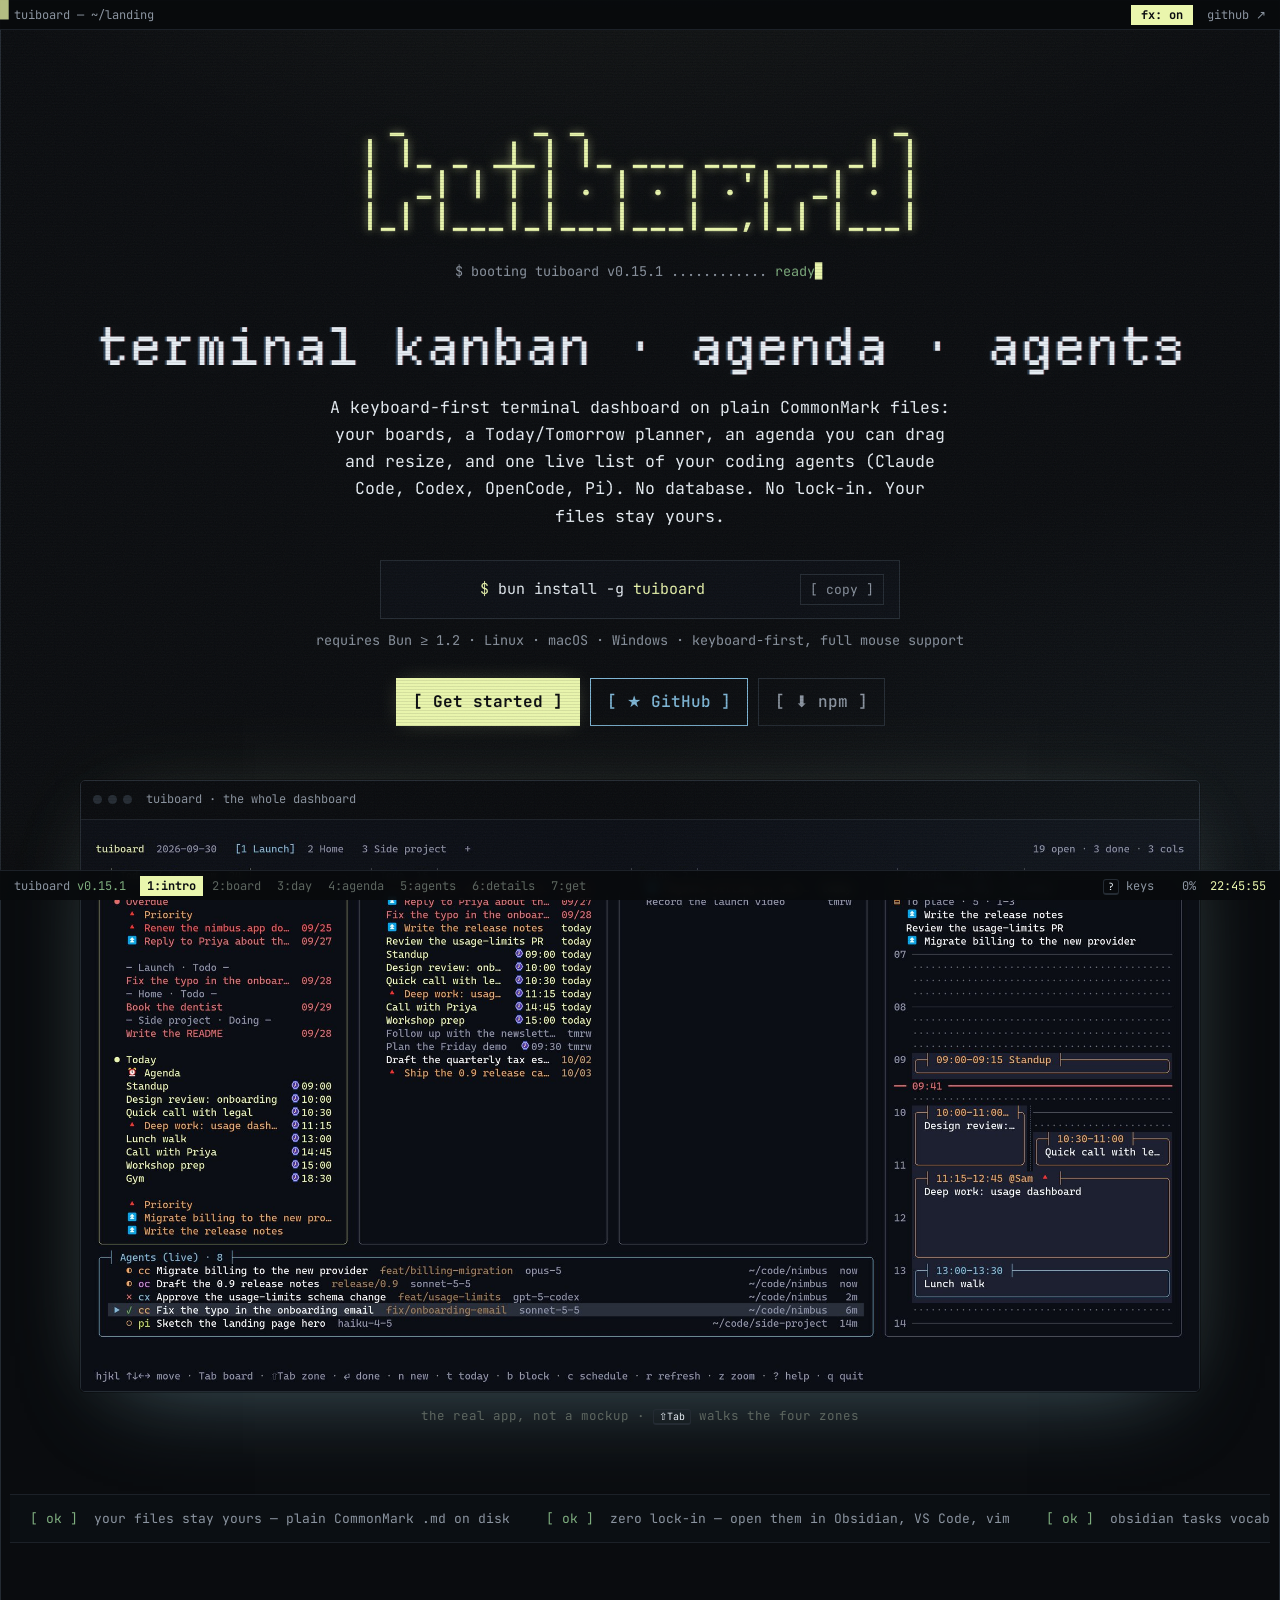
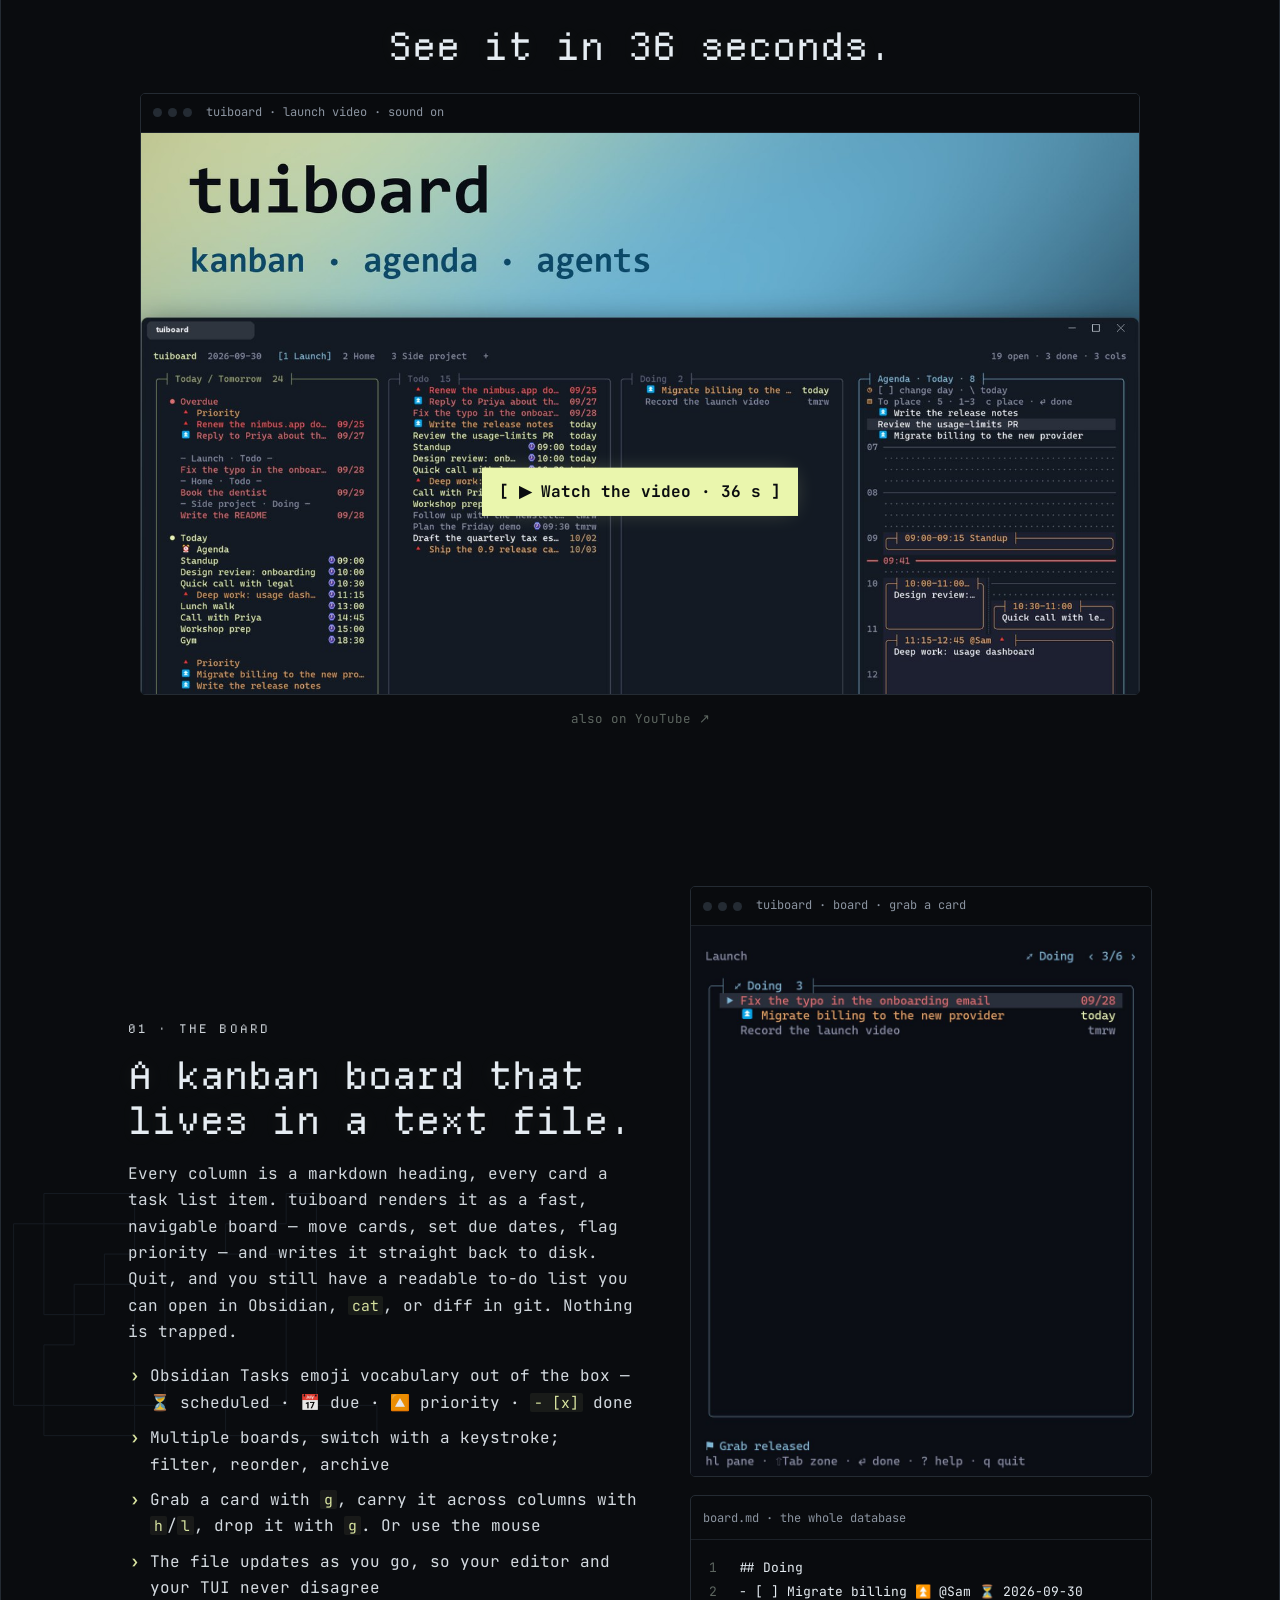
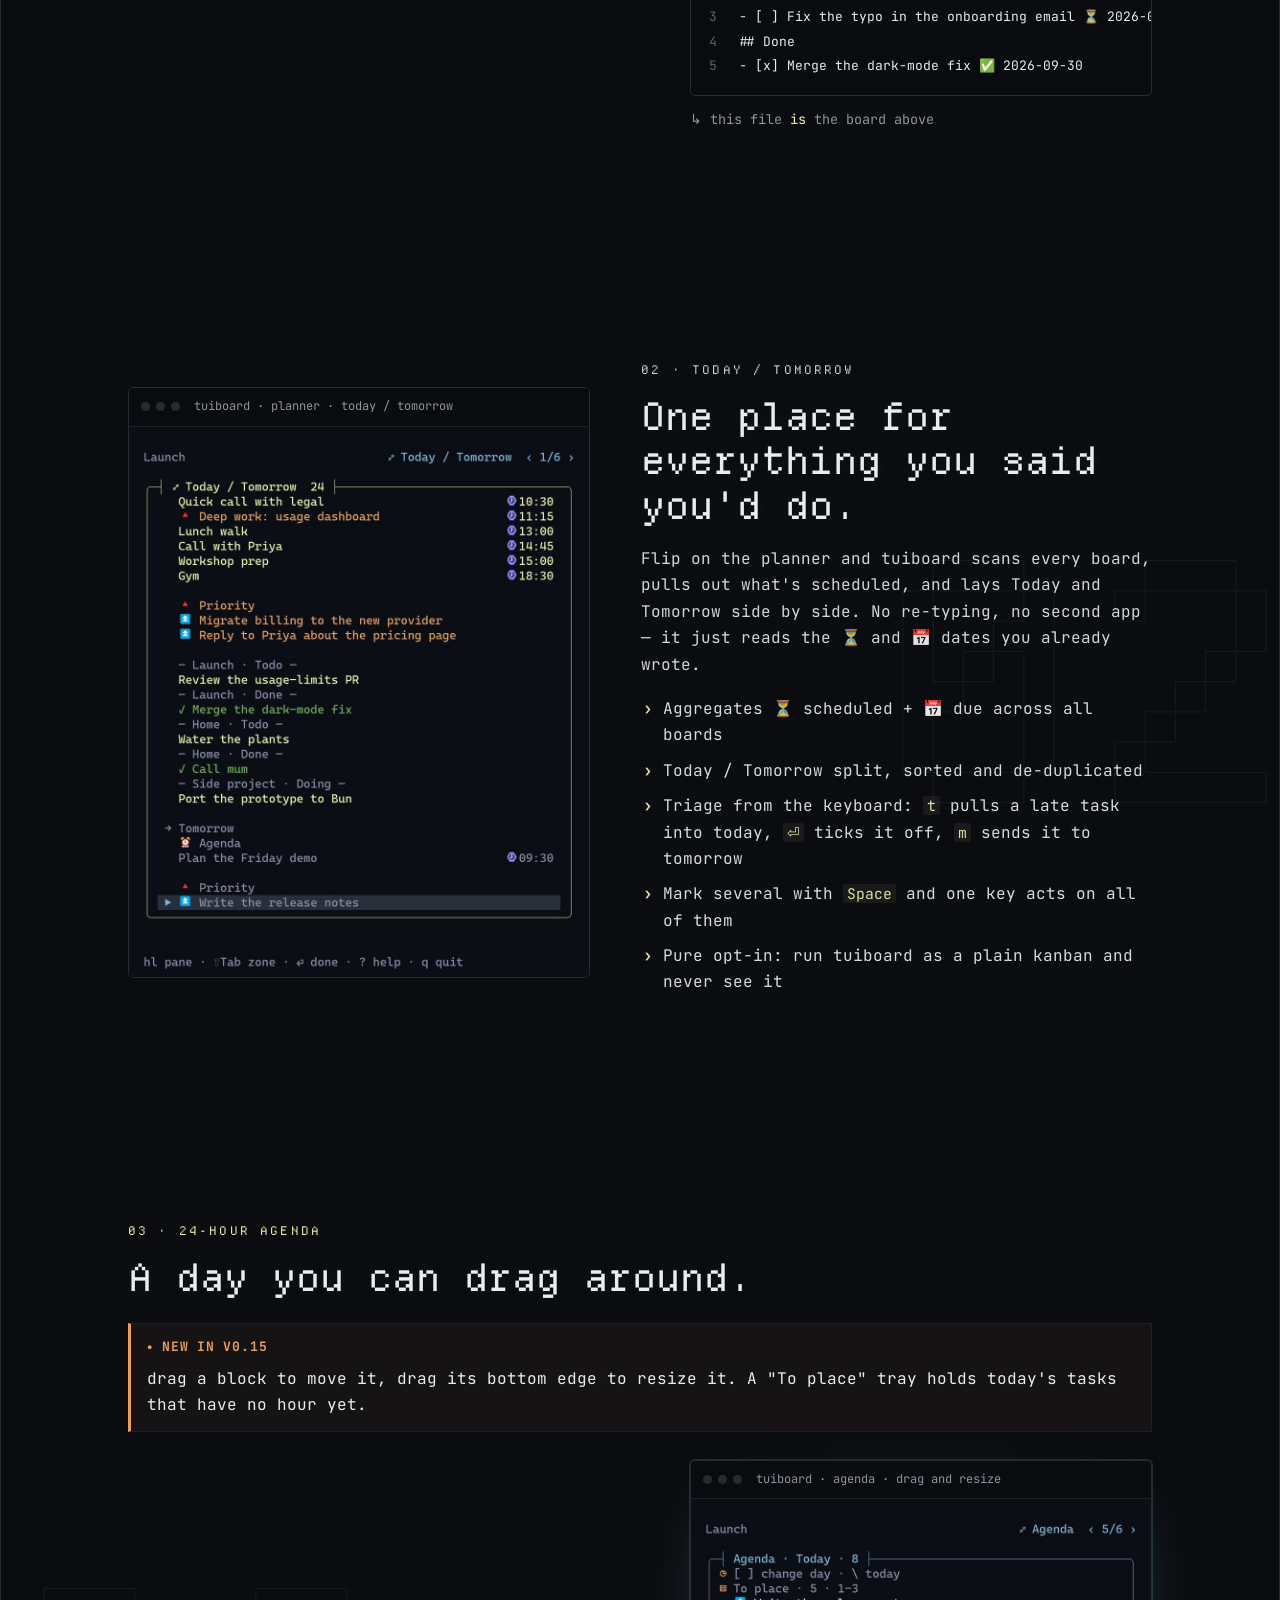
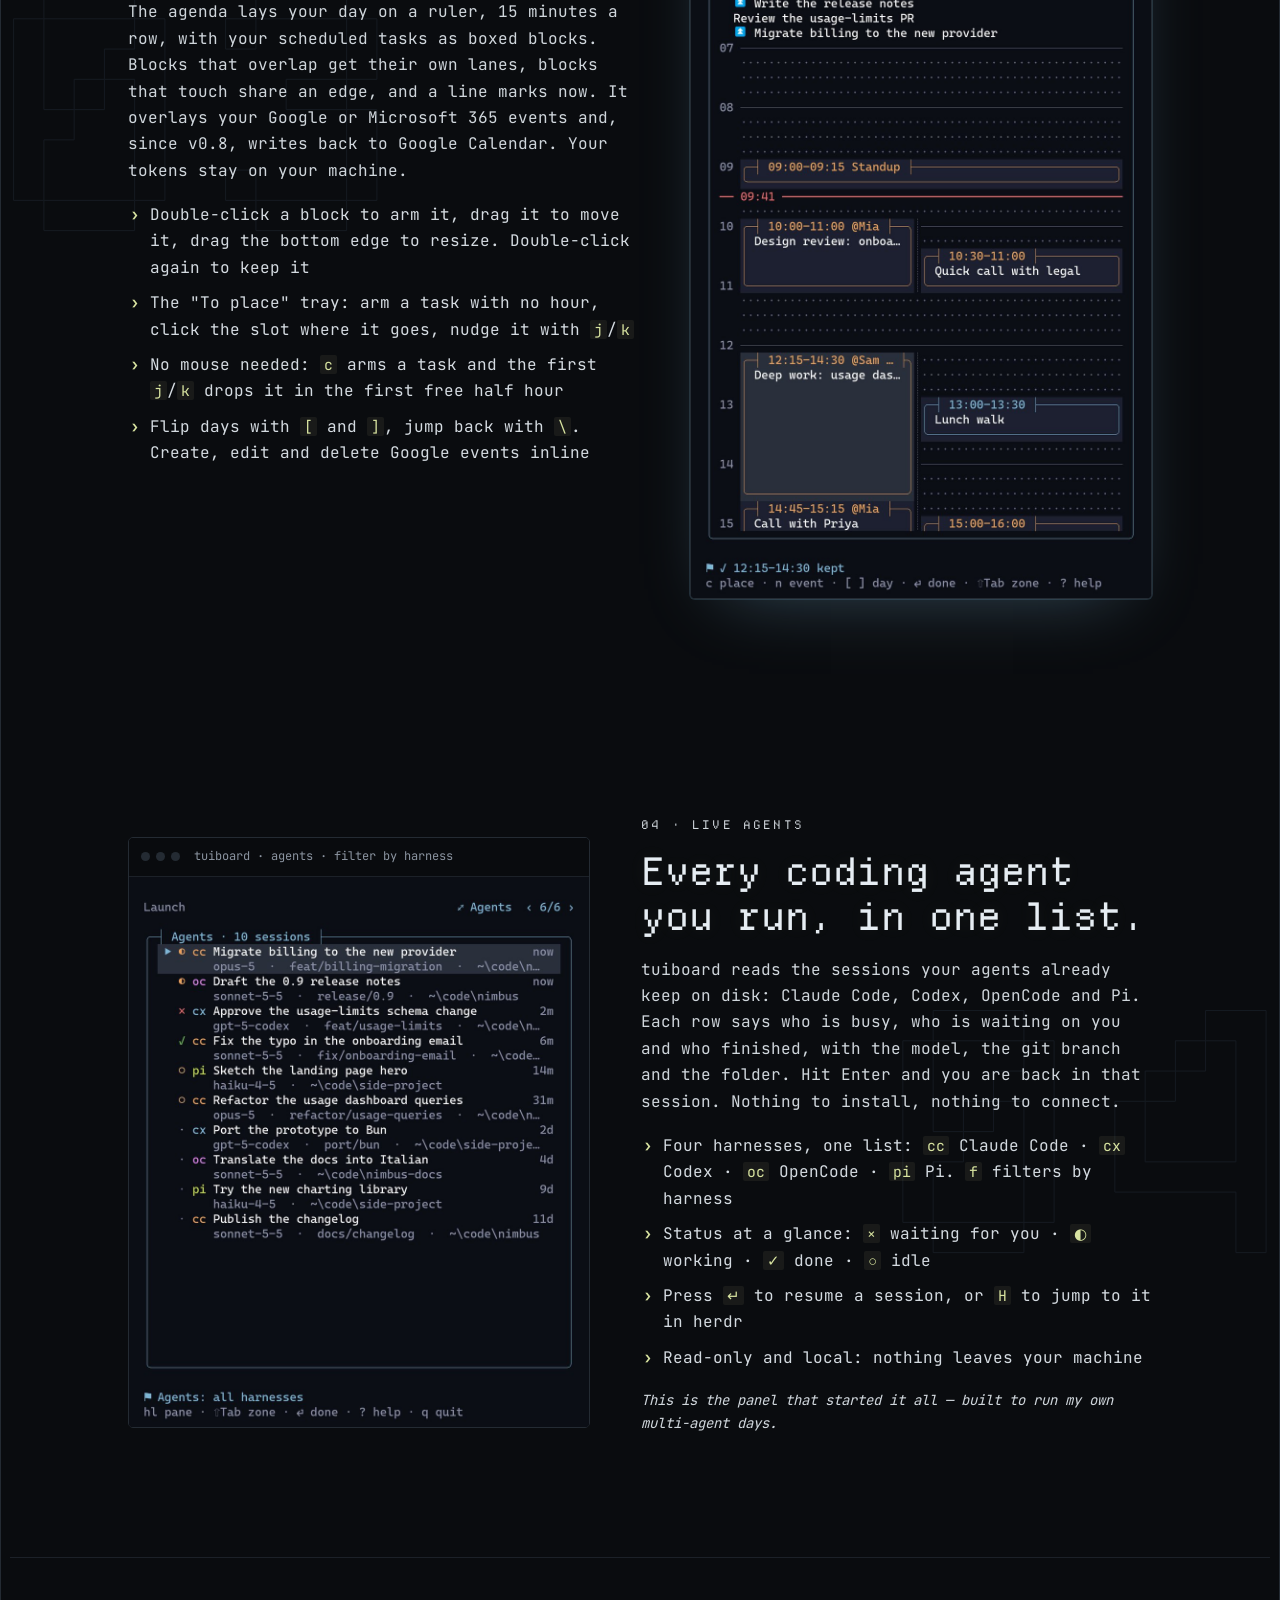
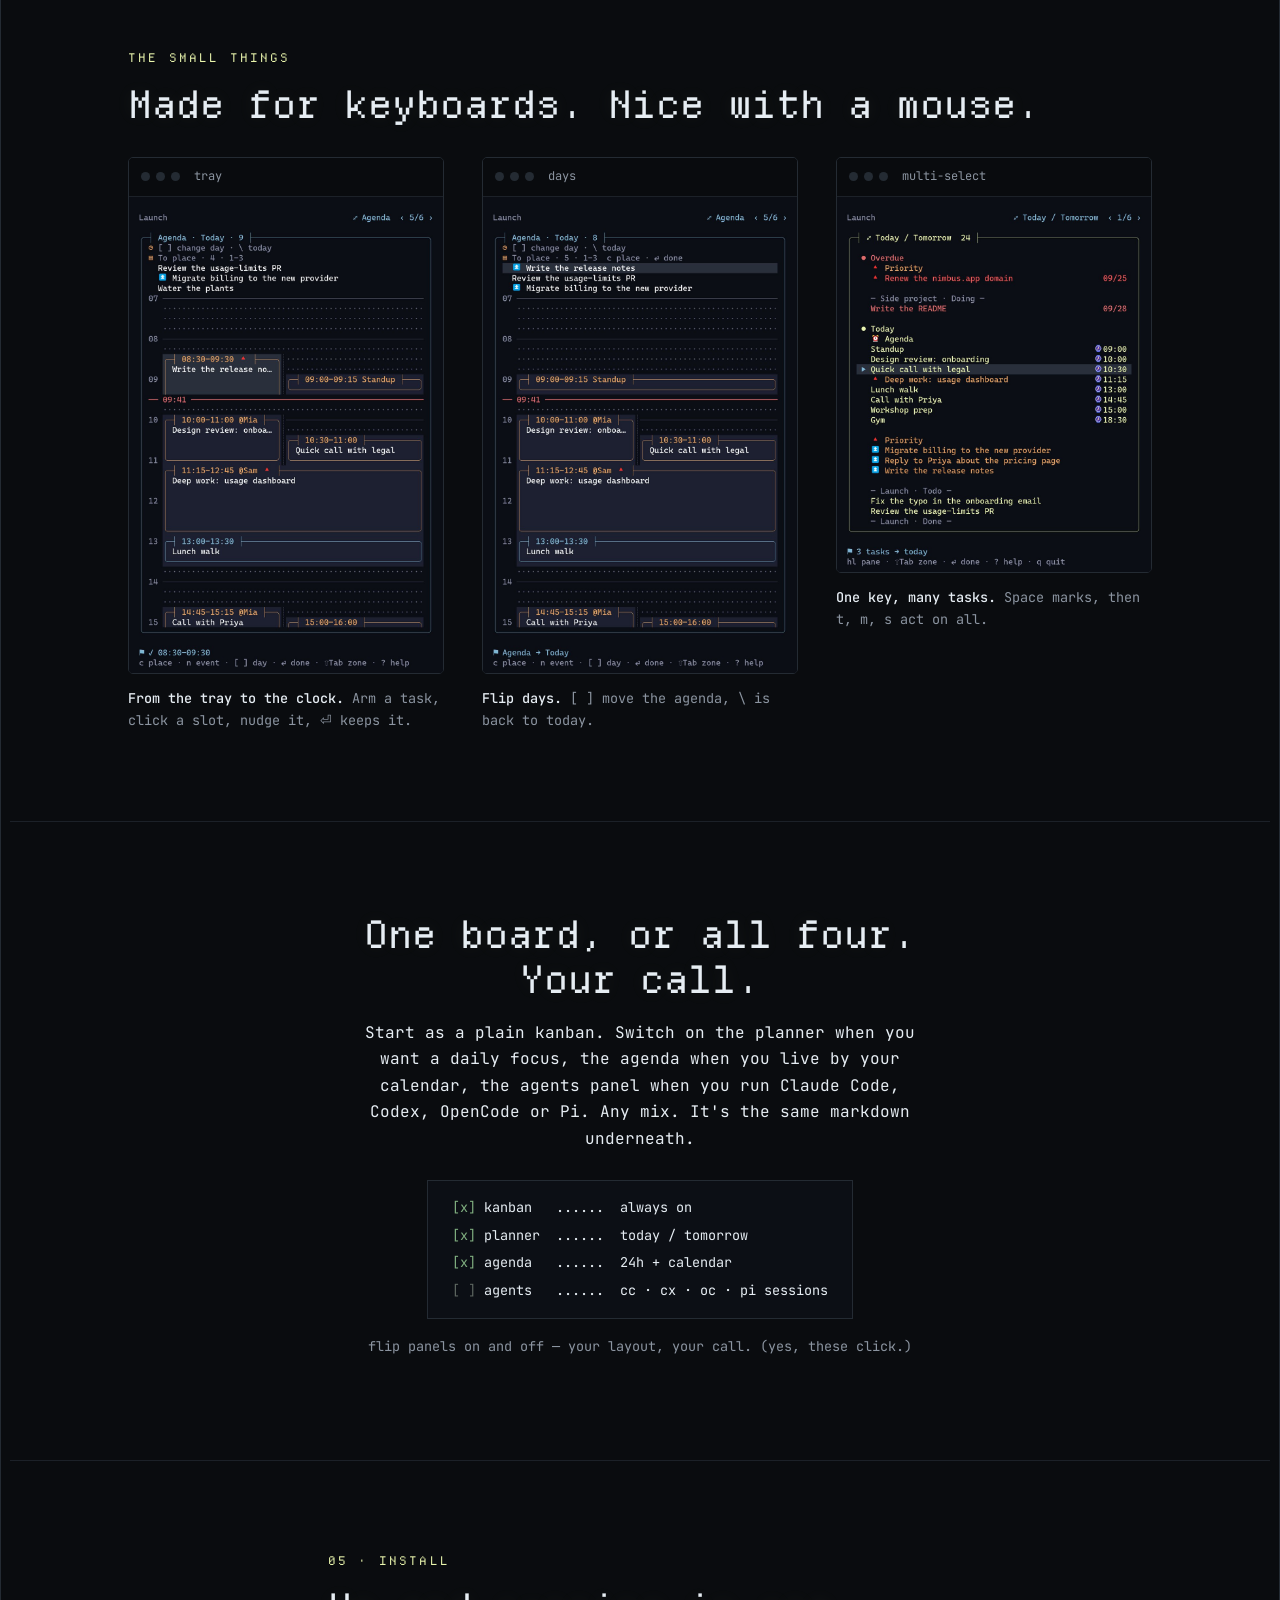
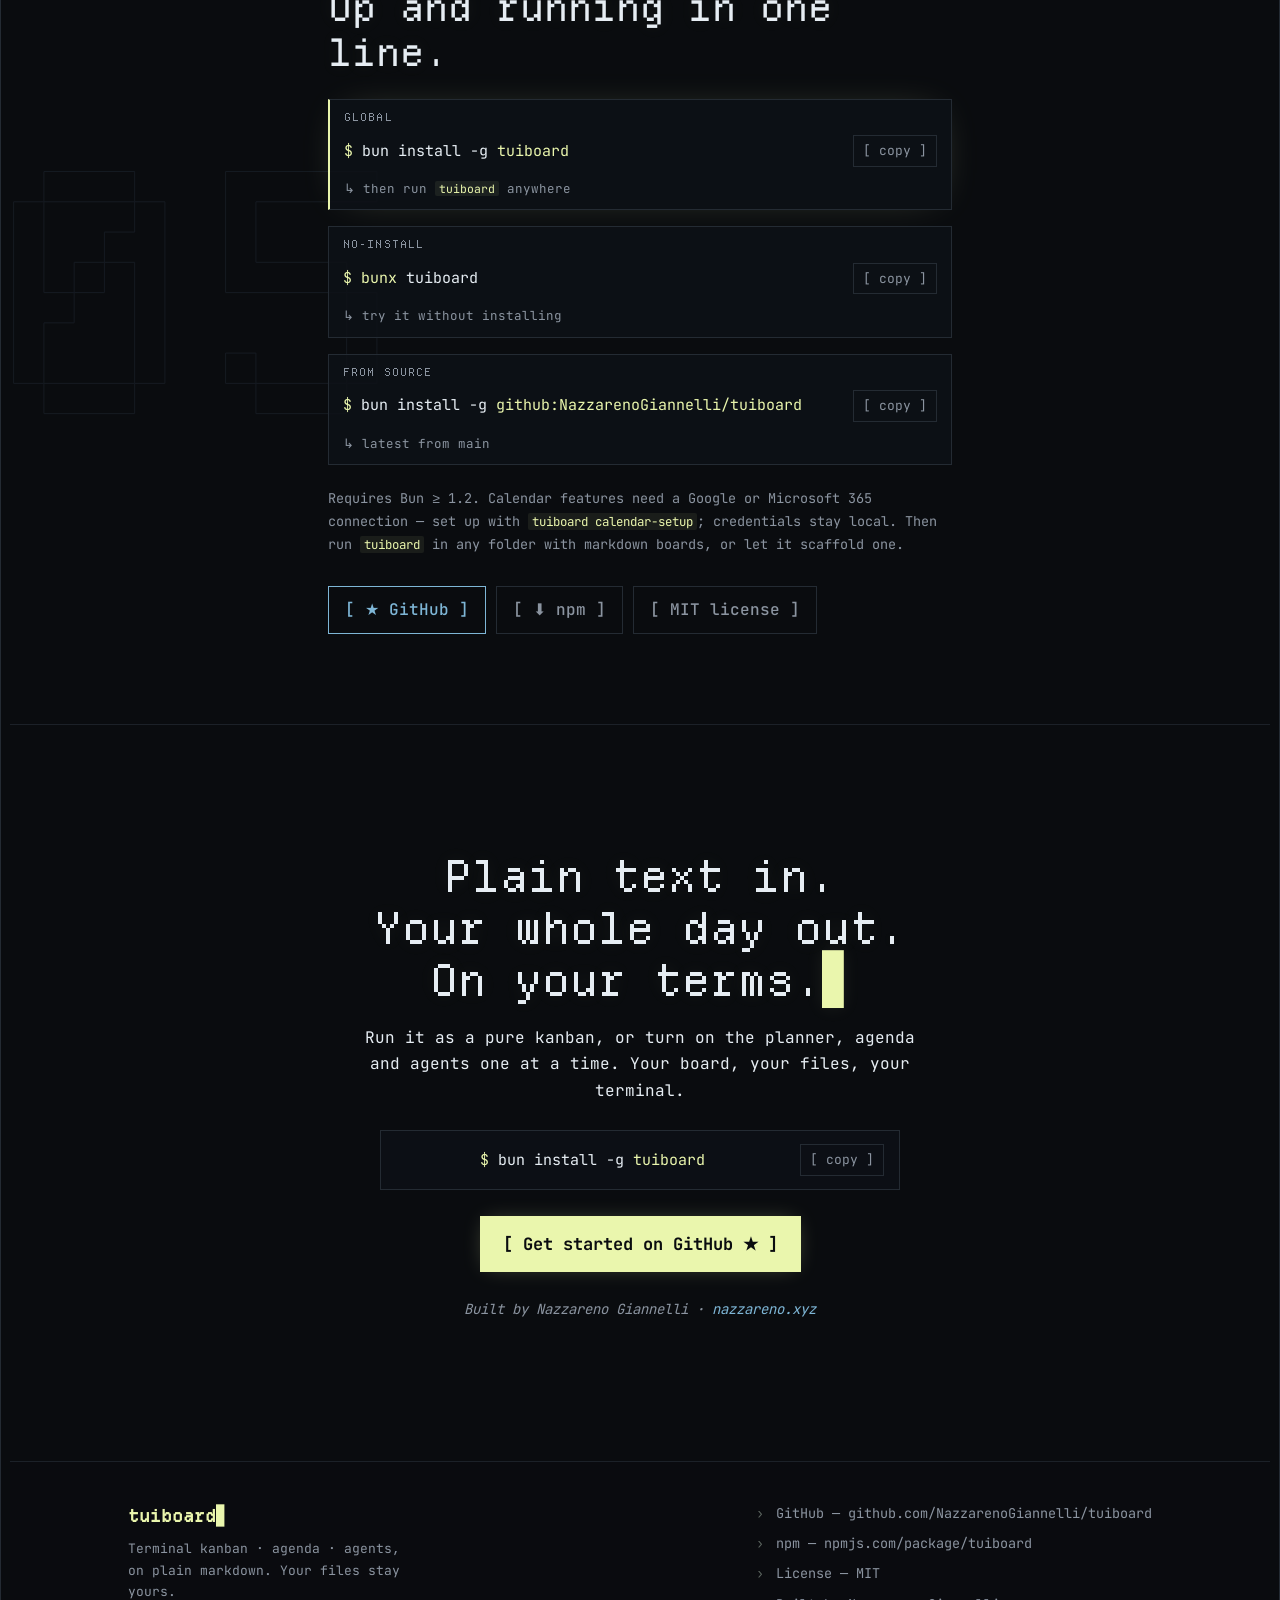
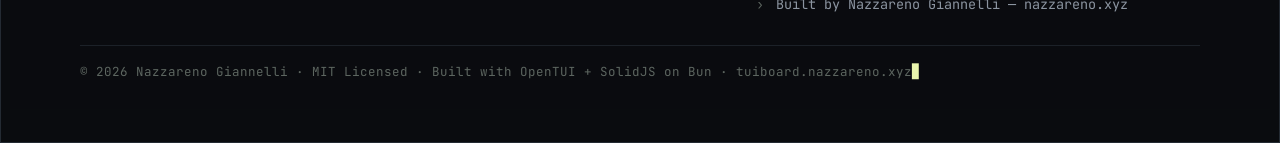
<file: index.html>
<!doctype html>
<html lang="en">
<head>
<meta charset="utf-8" />
<meta name="viewport" content="width=device-width, initial-scale=1" />
<title>tuiboard: terminal kanban · agenda · agents</title>
<meta name="description" content="A keyboard-first terminal dashboard on plain CommonMark files: kanban boards, a Today/Tomorrow planner, an agenda you can drag and resize, and one live list of your Claude Code, Codex, OpenCode and Pi sessions. No database. No lock-in." />
<link rel="icon" href="data:image/svg+xml,%3Csvg xmlns='http://www.w3.org/2000/svg' viewBox='0 0 16 16'%3E%3Crect width='16' height='16' fill='%230b0d10'/%3E%3Ctext x='2' y='12' font-family='monospace' font-size='11' fill='%23eaf6ad'%3Et%3C/text%3E%3C/svg%3E" />

<!-- Open Graph -->
<meta property="og:type" content="website" />
<meta property="og:title" content="tuiboard: terminal kanban · agenda · agents" />
<meta property="og:description" content="Kanban boards on plain markdown, a Today/Tomorrow planner, a drag-and-resize agenda, and every coding agent session (Claude Code, Codex, OpenCode, Pi) in one terminal." />
<meta property="og:url" content="https://tuiboard.nazzareno.xyz" />
<meta name="twitter:card" content="summary_large_image" />
<meta property="og:image" content="https://tuiboard.nazzareno.xyz/assets/media/og.jpg" />

<link rel="preload" href="assets/fonts/jetbrains-mono-400.woff2" as="font" type="font/woff2" crossorigin />
<link rel="preload" href="assets/fonts/departure-mono-400.woff2" as="font" type="font/woff2" crossorigin />
<script>
  /* Effects are ON by default. Set html.fx before first paint so there's no
     content flash before the deferred script runs. The safety timeout drops fx
     if the main script never confirms it ran (js-ready), so content can never
     get stuck hidden. JS-disabled users skip this entirely and get the static,
     fully-visible CSS default. Opt out persists in localStorage. */
  (function () {
    var d = document.documentElement;
    try { if (localStorage.getItem("tuiboard-fx") !== "off") d.classList.add("fx"); }
    catch (e) { d.classList.add("fx"); }
    setTimeout(function () { if (!d.classList.contains("js-ready")) d.classList.remove("fx"); }, 4000);
  })();
</script>
<link rel="stylesheet" href="css/style.css?v=20261001a" />
</head>
<body>
<a class="skip-link" href="#install">Skip to install</a>

<!-- CRT atmosphere (fixed, pointer-events none) -->
<div class="crt" aria-hidden="true">
  <div class="crt__glow"></div>
  <div class="crt__noise"></div>
  <div class="crt__scan"></div>
  <div class="crt__vignette"></div>
</div>

<!-- boot overlay (fx only; never blocks content existence) -->
<div class="boot" id="boot" aria-hidden="true">
  <pre class="boot__log" id="boot-log"></pre>
</div>

<!-- cursor follower (fine pointer + fx only) -->
<div class="cur" id="cur" aria-hidden="true">▋</div>

<!-- ============================ TOP BAR ============================ -->
<div class="bar bar--top" aria-hidden="false">
  <span class="bar__seg bar__seg--dim">tuiboard&nbsp;<span class="bar__path">— ~/landing</span></span>
  <span class="bar__spacer"></span>
  <button class="fx" id="fx-toggle" type="button" aria-pressed="true" title="Toggle page animations (on by default; overrides system reduced-motion)">fx: <span data-fx-state>on</span></button>
  <a class="bar__seg bar__link" href="https://github.com/NazzarenoGiannelli/tuiboard" target="_blank" rel="noopener">github ↗</a>
</div>

<!-- ============================== HERO ============================== -->
<header class="hero" id="intro">
  <h1 class="wordmark-h1">
    <pre class="wordmark" role="img" aria-label="tuiboard" data-wm> _       _ _                 _
| |_ _ _|_| |_ ___ ___ ___ _| |
|  _| | | | . | . | .'|  _| . |
|_| |___|_|___|___|__,|_| |___|</pre>
  </h1>

  <p class="bootline" data-line>
    <span class="dimx">$</span> booting tuiboard v<span data-version>0.15.1</span> ............ <span class="okx">ready</span><span class="cursor" aria-hidden="true">▋</span>
  </p>

  <p class="lede glitch" data-line>terminal&nbsp;kanban&nbsp;· agenda&nbsp;· agents</p>

  <p class="sub" data-line>A keyboard-first terminal dashboard on plain CommonMark files: your boards,
  a Today/Tomorrow planner, an agenda you can drag and resize, and one live list of your
  coding agents (Claude Code, Codex, OpenCode, Pi). No database. No lock-in. Your files stay yours.</p>

  <div class="install-line" data-line data-copy-root>
    <code class="install-line__code"><span class="prompt">$</span> bun install -g <span class="pkg">tuiboard</span></code>
    <button class="copybtn" type="button" data-copy="bun install -g tuiboard" aria-label="Copy install command">[ copy ]</button>
  </div>
  <p class="note" data-line>requires Bun ≥ 1.2 · Linux · macOS · Windows · keyboard-first, full mouse support</p>

  <div class="cta-row" data-line>
    <a class="btn btn--primary" href="#install">[ Get started ]</a>
    <a class="btn btn--blue" href="https://github.com/NazzarenoGiannelli/tuiboard" target="_blank" rel="noopener">[ ★ GitHub ]</a>
    <a class="btn btn--dim" href="https://www.npmjs.com/package/tuiboard" target="_blank" rel="noopener">[ ⬇ npm ]</a>
  </div>

  <!-- the real app, recorded from its own headless renderer -->
  <div class="herodemo" data-line>
    <div class="term term--hero term--media">
      <div class="term__bar"><span class="term__dots" aria-hidden="true"><i></i><i></i><i></i></span><span class="term__file">tuiboard · the whole dashboard</span></div>
      <video class="vid" data-autoplay src="assets/media/zones.mp4" poster="assets/media/zones.jpg" autoplay muted loop playsinline preload="metadata" width="2034" height="1040" aria-label="tuiboard dashboard: Shift-Tab moves through the planner, the board, the agenda and the agents list"></video>
    </div>
    <p class="term__cap">the real app, not a mockup · <kbd>⇧Tab</kbd> walks the four zones</p>
  </div>
</header>

<!-- ============================ TICKER ============================ -->
<section class="ticker" aria-label="Why it stays yours">
  <div class="ticker__track" data-ticker>
    <span class="ticker__item"><span class="okx">[ ok ]</span> your files stay yours — plain CommonMark .md on disk</span>
    <span class="ticker__item"><span class="okx">[ ok ]</span> zero lock-in — open them in Obsidian, VS Code, vim</span>
    <span class="ticker__item"><span class="okx">[ ok ]</span> obsidian tasks vocabulary — ⏳ 📅 ✅ 🔼</span>
    <span class="ticker__item"><span class="okx">[ ok ]</span> bring your own creds — tokens stay local</span>
    <span class="ticker__item"><span class="okx">[ ok ]</span> four agent harnesses — Claude Code · Codex · OpenCode · Pi</span>
    <span class="ticker__item"><span class="okx">[ ok ]</span> cross-platform — Linux · macOS · Windows</span>
    <span class="ticker__item"><span class="okx">[ ok ]</span> MIT licensed — keyboard-first, full mouse support</span>
  </div>
</section>

<!-- ============================ FILM ============================ -->
<section class="film" id="film">
  <div class="wrap">
    <div class="feat__head" data-reveal-group>
      <h2>See it in 36 seconds.</h2>
    </div>
    <div class="term termframe film__frame" data-reveal>
      <div class="term__bar"><span class="term__dots" aria-hidden="true"><i></i><i></i><i></i></span><span class="term__file">tuiboard · launch video · sound on</span></div>
      <div class="film__player">
        <video id="film-video" src="assets/media/tuiboard-film.mp4" poster="assets/media/film-poster.jpg" preload="none" playsinline width="1600" height="900" aria-label="tuiboard launch video: close-ups of the terminal dashboard, the whole window, then a narrow single pane with dragging a time block, placing a task, triaging and filtering coding agents"></video>
        <button class="btn btn--primary film__play" id="film-play" type="button">[ ▶ Watch the video · 36 s ]</button>
      </div>
    </div>
    <p class="term__cap"><a href="https://youtu.be/T7ghPHfvGXg" target="_blank" rel="noopener">also on YouTube ↗</a></p>
  </div>
</section>

<main>
<!-- ============================ 01 BOARD ============================ -->
<section class="feat" id="board">
  <span class="ghost" aria-hidden="true">01</span>
  <div class="feat__grid wrap" data-reveal-group>
    <div class="feat__copy">
      <p class="eyebrow">01 · the board</p>
      <h2>A kanban board that lives in a text file.</h2>
      <p>Every column is a markdown heading, every card a task list item. tuiboard renders it as a fast, navigable board — move cards, set due dates, flag priority — and writes it straight back to disk. Quit, and you still have a readable to-do list you can open in Obsidian, <code>cat</code>, or diff in git. Nothing is trapped.</p>
      <ul class="bul">
        <li>Obsidian Tasks emoji vocabulary out of the box — ⏳ scheduled · 📅 due · 🔼 priority · <code>- [x]</code> done</li>
        <li>Multiple boards, switch with a keystroke; filter, reorder, archive</li>
        <li>Grab a card with <code>g</code>, carry it across columns with <code>h</code>/<code>l</code>, drop it with <code>g</code>. Or use the mouse</li>
        <li>The file updates as you go, so your editor and your TUI never disagree</li>
      </ul>
    </div>
    <div class="feat__visual">
      <div class="term termframe term--media term--portrait">
        <div class="term__bar"><span class="term__dots" aria-hidden="true"><i></i><i></i><i></i></span><span class="term__file">tuiboard · board · grab a card</span></div>
        <video class="vid" data-autoplay src="assets/media/grab.mp4" poster="assets/media/grab.jpg" muted loop playsinline preload="none" width="960" height="1148" aria-label="A card is grabbed in the Todo column and carried to the Doing column"></video>
      </div>
      <div class="codeproof codeproof--tie">
        <div class="codeproof__bar"><span class="term__file">board.md · the whole database</span></div>
<pre><span class="ln">1</span> ## Doing
<span class="ln">2</span> - [ ] Migrate billing ⏫ @Sam ⏳ 2026-09-30
<span class="ln">3</span> - [ ] Fix the typo in the onboarding email ⏳ 2026-09-28
<span class="ln">4</span> ## Done
<span class="ln">5</span> - [x] Merge the dark-mode fix ✅ 2026-09-30</pre>
      </div>
      <p class="caption caption--tie">↳ this file <em>is</em> the board above</p>
    </div>
  </div>
</section>

<!-- ============================ 02 PLANNER ============================ -->
<section class="feat feat--rev" id="day">
  <span class="ghost ghost--r" aria-hidden="true">02</span>
  <div class="feat__grid wrap" data-reveal-group>
    <div class="feat__visual">
      <div class="term termframe term--media term--portrait">
        <div class="term__bar"><span class="term__dots" aria-hidden="true"><i></i><i></i><i></i></span><span class="term__file">tuiboard · planner · today / tomorrow</span></div>
        <video class="vid" data-autoplay src="assets/media/planner.mp4" poster="assets/media/planner.jpg" muted loop playsinline preload="none" width="960" height="1148" aria-label="A late task is pulled into today with t, one is ticked off with Enter, one is sent to tomorrow with m"></video>
      </div>
    </div>
    <div class="feat__copy">
      <p class="eyebrow">02 · today / tomorrow</p>
      <h2>One place for everything you said you'd do.</h2>
      <p>Flip on the planner and tuiboard scans every board, pulls out what's scheduled, and lays Today and Tomorrow side by side. No re-typing, no second app — it just reads the ⏳ and 📅 dates you already wrote.</p>
      <ul class="bul">
        <li>Aggregates ⏳ scheduled + 📅 due across all boards</li>
        <li>Today / Tomorrow split, sorted and de-duplicated</li>
        <li>Triage from the keyboard: <code>t</code> pulls a late task into today, <code>⏎</code> ticks it off, <code>m</code> sends it to tomorrow</li>
        <li>Mark several with <code>Space</code> and one key acts on all of them</li>
        <li>Pure opt-in: run tuiboard as a plain kanban and never see it</li>
      </ul>
    </div>
  </div>
</section>

<!-- ============================ 03 AGENDA ============================ -->
<section class="feat" id="cal">
  <span class="ghost" aria-hidden="true">03</span>
  <div class="wrap">
    <div class="feat__head" data-reveal-group>
      <p class="eyebrow">03 · 24-hour agenda</p>
      <h2>A day you can drag around.</h2>
    </div>
    <div class="callout" data-reveal>
      <span class="callout__tag"><span class="callout__dot" aria-hidden="true">●</span> new in v0.15</span>
      <span>drag a block to move it, drag its bottom edge to resize it. A "To place" tray holds today's tasks that have no hour yet.</span>
    </div>
    <div class="feat__grid wrap--flush" data-reveal-group>
      <div class="feat__copy">
        <p>The agenda lays your day on a ruler, 15 minutes a row, with your scheduled tasks as boxed blocks. Blocks that overlap get their own lanes, blocks that touch share an edge, and a line marks now. It overlays your Google or Microsoft 365 events and, since v0.8, writes back to Google Calendar. Your tokens stay on your machine.</p>
        <ul class="bul">
          <li>Double-click a block to arm it, drag it to move it, drag the bottom edge to resize. Double-click again to keep it</li>
          <li>The "To place" tray: arm a task with no hour, click the slot where it goes, nudge it with <code>j</code>/<code>k</code></li>
          <li>No mouse needed: <code>c</code> arms a task and the first <code>j</code>/<code>k</code> drops it in the first free half hour</li>
          <li>Flip days with <code>[</code> and <code>]</code>, jump back with <code>\</code>. Create, edit and delete Google events inline</li>
        </ul>
      </div>
      <div class="feat__visual">
        <div class="term termframe termframe--flagship term--media term--portrait">
          <div class="term__bar"><span class="term__dots" aria-hidden="true"><i></i><i></i><i></i></span><span class="term__file">tuiboard · agenda · drag and resize</span></div>
          <video class="vid" data-autoplay src="assets/media/drag.mp4" poster="assets/media/drag.jpg" muted loop playsinline preload="none" width="960" height="1458" aria-label="A time block is armed with a double click, dragged down the ruler, then stretched by its bottom edge"></video>
        </div>
      </div>
    </div>
  </div>
</section>

<!-- ============================ 04 AGENTS ============================ -->
<section class="feat feat--rev" id="agents">
  <span class="ghost ghost--r" aria-hidden="true">04</span>
  <div class="feat__grid wrap" data-reveal-group>
    <div class="feat__visual">
      <div class="term termframe term--media term--portrait">
        <div class="term__bar"><span class="term__dots" aria-hidden="true"><i></i><i></i><i></i></span><span class="term__file">tuiboard · agents · filter by harness</span></div>
        <video class="vid" data-autoplay src="assets/media/filter.mp4" poster="assets/media/filter.jpg" muted loop playsinline preload="none" width="960" height="1148" aria-label="A list of agent sessions, then filtered to Claude Code, Codex, OpenCode and Pi in turn"></video>
      </div>
    </div>
    <div class="feat__copy">
      <p class="eyebrow">04 · live agents</p>
      <h2>Every coding agent you run, in one list.</h2>
      <p>tuiboard reads the sessions your agents already keep on disk: Claude Code, Codex, OpenCode and Pi. Each row says who is busy, who is waiting on you and who finished, with the model, the git branch and the folder. Hit Enter and you are back in that session. Nothing to install, nothing to connect.</p>
      <ul class="bul">
        <li>Four harnesses, one list: <code>cc</code> Claude Code · <code>cx</code> Codex · <code>oc</code> OpenCode · <code>pi</code> Pi. <code>f</code> filters by harness</li>
        <li>Status at a glance: <code>×</code> waiting for you · <code>◐</code> working · <code>✓</code> done · <code>○</code> idle</li>
        <li>Press <code>↵</code> to resume a session, or <code>H</code> to jump to it in <a href="https://herdr.dev" target="_blank" rel="noopener">herdr</a></li>
        <li>Read-only and local: nothing leaves your machine</li>
      </ul>
      <p class="maker">This is the panel that started it all — built to run my own multi-agent days.</p>
    </div>
  </div>
</section>

<!-- ============================ DETAILS ============================ -->
<section class="details" id="details">
  <div class="wrap">
    <div class="feat__head" data-reveal-group>
      <p class="eyebrow">the small things</p>
      <h2>Made for keyboards. Nice with a mouse.</h2>
    </div>
    <div class="details__grid" data-reveal-group>
      <figure class="detail">
        <div class="term termframe term--media"><div class="term__bar"><span class="term__dots" aria-hidden="true"><i></i><i></i><i></i></span><span class="term__file">tray</span></div>
          <video class="vid" data-autoplay src="assets/media/tray.mp4" poster="assets/media/tray.jpg" muted loop playsinline preload="none" width="960" height="1458" aria-label="A task with no hour is armed from the tray, placed with a click and nudged with the keyboard"></video></div>
        <figcaption><b>From the tray to the clock.</b> Arm a task, click a slot, nudge it, <code>⏎</code> keeps it.</figcaption>
      </figure>
      <figure class="detail">
        <div class="term termframe term--media"><div class="term__bar"><span class="term__dots" aria-hidden="true"><i></i><i></i><i></i></span><span class="term__file">days</span></div>
          <video class="vid" data-autoplay src="assets/media/days.mp4" poster="assets/media/days.jpg" muted loop playsinline preload="none" width="960" height="1458" aria-label="The agenda moves to tomorrow, the day after, then back to today"></video></div>
        <figcaption><b>Flip days.</b> <code>[</code> <code>]</code> move the agenda, <code>\</code> is back to today.</figcaption>
      </figure>
      <figure class="detail">
        <div class="term termframe term--media"><div class="term__bar"><span class="term__dots" aria-hidden="true"><i></i><i></i><i></i></span><span class="term__file">multi-select</span></div>
          <video class="vid" data-autoplay src="assets/media/multi.mp4" poster="assets/media/multi.jpg" muted loop playsinline preload="none" width="960" height="1148" aria-label="Three late tasks are marked with Space, then one key moves all of them to today"></video></div>
        <figcaption><b>One key, many tasks.</b> <code>Space</code> marks, then <code>t</code>, <code>m</code>, <code>s</code> act on all.</figcaption>
      </figure>
    </div>
  </div>
</section>

<!-- ============================ COMPOSE ============================ -->
<section class="compose">
  <div class="wrap compose__inner" data-reveal-group>
    <h2>One board, or all four. Your call.</h2>
    <p class="sub">Start as a plain kanban. Switch on the planner when you want a daily focus, the agenda when you live by your calendar, the agents panel when you run Claude Code, Codex, OpenCode or Pi. Any mix. It's the same markdown underneath.</p>
    <div class="toggles" data-toggles>
      <button class="tgrow" type="button" data-on="1" aria-pressed="true"><span class="tg">[x]</span> kanban   ......  always on</button>
      <button class="tgrow" type="button" data-on="1" aria-pressed="true"><span class="tg">[x]</span> planner  ......  today / tomorrow</button>
      <button class="tgrow" type="button" data-on="1" aria-pressed="true"><span class="tg">[x]</span> agenda   ......  24h + calendar</button>
      <button class="tgrow" type="button" data-on="0" aria-pressed="false"><span class="tg">[ ]</span> agents   ......  cc · cx · oc · pi sessions</button>
    </div>
    <p class="caption">flip panels on and off — your layout, your call. (yes, these click.)</p>
  </div>
</section>

<!-- ============================ 05 INSTALL ============================ -->
<section class="install" id="install">
  <span class="ghost" aria-hidden="true">05</span>
  <div class="wrap install__inner">
    <div class="feat__head" data-reveal-group>
      <p class="eyebrow">05 · install</p>
      <h2>Up and running in one line.</h2>
    </div>

    <div class="cmd cmd--primary" data-copy-root data-reveal>
      <span class="cmd__tab">global</span>
      <div class="cmd__body">
        <code><span class="prompt">$</span> bun install -g <span class="pkg">tuiboard</span></code>
        <button class="copybtn" type="button" data-copy="bun install -g tuiboard" aria-label="Copy global install">[ copy ]</button>
      </div>
      <p class="cmd__note">↳ then run <code>tuiboard</code> anywhere</p>
    </div>

    <div class="cmd" data-copy-root data-reveal>
      <span class="cmd__tab">no-install</span>
      <div class="cmd__body">
        <code><span class="prompt">$</span> <span class="pkg">bunx</span> tuiboard</code>
        <button class="copybtn" type="button" data-copy="bunx tuiboard" aria-label="Copy bunx command">[ copy ]</button>
      </div>
      <p class="cmd__note">↳ try it without installing</p>
    </div>

    <div class="cmd" data-copy-root data-reveal>
      <span class="cmd__tab">from source</span>
      <div class="cmd__body">
        <code><span class="prompt">$</span> bun install -g <span class="pkg">github:NazzarenoGiannelli/tuiboard</span></code>
        <button class="copybtn" type="button" data-copy="bun install -g github:NazzarenoGiannelli/tuiboard" aria-label="Copy source install">[ copy ]</button>
      </div>
      <p class="cmd__note">↳ latest from main</p>
    </div>

    <p class="note install__foot">Requires Bun ≥ 1.2. Calendar features need a Google or Microsoft 365 connection — set up with <code>tuiboard calendar-setup</code>; credentials stay local. Then run <code>tuiboard</code> in any folder with markdown boards, or let it scaffold one.</p>

    <div class="cta-row cta-row--quiet">
      <a class="btn btn--blue" href="https://github.com/NazzarenoGiannelli/tuiboard" target="_blank" rel="noopener">[ ★ GitHub ]</a>
      <a class="btn btn--dim" href="https://www.npmjs.com/package/tuiboard" target="_blank" rel="noopener">[ ⬇ npm ]</a>
      <a class="btn btn--dim" href="https://github.com/NazzarenoGiannelli/tuiboard/blob/main/LICENSE" target="_blank" rel="noopener">[ MIT license ]</a>
    </div>
  </div>
</section>

<!-- ============================ FINAL ============================ -->
<section class="final">
  <div class="wrap final__inner" data-reveal-group>
    <h2>Plain text in.<br />Your whole day out.<br />On your terms.<span class="cursor" aria-hidden="true">▋</span></h2>
    <p class="sub">Run it as a pure kanban, or turn on the planner, agenda and agents one at a time. Your board, your files, your terminal.</p>
    <div class="install-line install-line--center" data-copy-root>
      <code class="install-line__code"><span class="prompt">$</span> bun install -g <span class="pkg">tuiboard</span></code>
      <button class="copybtn" type="button" data-copy="bun install -g tuiboard" aria-label="Copy install command">[ copy ]</button>
    </div>
    <a class="btn btn--primary btn--lg" href="https://github.com/NazzarenoGiannelli/tuiboard" target="_blank" rel="noopener">[ Get started on GitHub ★ ]</a>
    <p class="maker maker--center">Built by Nazzareno Giannelli · <a href="https://nazzareno.xyz" target="_blank" rel="noopener">nazzareno.xyz</a></p>
  </div>
</section>
</main>

<!-- ============================ FOOTER ============================ -->
<footer class="foot">
  <div class="wrap foot__top">
    <div class="foot__sign">
      <span class="foot__mark">tuiboard<span class="cursor" aria-hidden="true">▋</span></span>
      <p class="foot__tag">Terminal kanban · agenda · agents, on plain markdown. Your files stay yours.</p>
    </div>
    <nav class="foot__links" aria-label="Footer">
      <a href="https://github.com/NazzarenoGiannelli/tuiboard" target="_blank" rel="noopener"><span class="g">›</span> GitHub — github.com/NazzarenoGiannelli/tuiboard</a>
      <a href="https://www.npmjs.com/package/tuiboard" target="_blank" rel="noopener"><span class="g">›</span> npm — npmjs.com/package/tuiboard</a>
      <a href="https://github.com/NazzarenoGiannelli/tuiboard/blob/main/LICENSE" target="_blank" rel="noopener"><span class="g">›</span> License — MIT</a>
      <a href="https://nazzareno.xyz" target="_blank" rel="noopener"><span class="g">›</span> Built by Nazzareno Giannelli — nazzareno.xyz</a>
    </nav>
  </div>
  <div class="wrap foot__bottom">
    © 2026 Nazzareno Giannelli · MIT Licensed · Built with OpenTUI + SolidJS on Bun · tuiboard.nazzareno.xyz<span class="cursor" aria-hidden="true">▋</span>
  </div>
</footer>

<!-- ============================ BOTTOM BAR ============================ -->
<div class="bar bar--bottom">
  <span class="bar__seg bar__seg--dim">tuiboard <span class="okx">v<span data-version>0.15.1</span></span></span>
  <nav class="bar__panes" aria-label="Sections" data-panes>
    <a href="#intro" data-pane="intro">1:intro</a>
    <a href="#board" data-pane="board">2:board</a>
    <a href="#day" data-pane="day">3:day</a>
    <a href="#cal" data-pane="cal">4:agenda</a>
    <a href="#agents" data-pane="agents">5:agents</a>
    <a href="#details" data-pane="details">6:details</a>
    <a href="#install" data-pane="install">7:get</a>
  </nav>
  <span class="bar__spacer"></span>
  <span class="bar__seg bar__seg--dim bar__keys"><kbd>?</kbd> keys</span>
  <span class="bar__seg bar__seg--dim" id="scrollpct">0%</span>
  <span class="bar__seg" id="clock" aria-hidden="true">--:--</span>
</div>

<!-- ============================ HELP OVERLAY ============================ -->
<div class="help" id="help" role="dialog" aria-modal="true" aria-label="Keyboard shortcuts" hidden>
  <div class="help__panel">
    <div class="help__bar"><span class="term__dots" aria-hidden="true"><i></i><i></i><i></i></span><span class="term__file">tuiboard.nazzareno.xyz — keys</span></div>
    <pre class="help__body">  g    open GitHub repo
  n    open npm package
  i    jump to install
  t    back to top
  f    toggle fx (animations)
  ?    toggle this help
  Esc  close</pre>
  </div>
</div>

<script src="js/main.js?v=20261001a" defer></script>
</body>
</html>
</file>
<file: css/style.css>
/* ============================================================
   tuiboard — landing v2 · "CRT phosphor poster"
   The page IS a terminal session: tmux-style bars, phosphor
   atmosphere, pane navigation, real keyboard shortcuts.

   Motion model: the DEFAULT stylesheet is the FINAL, fully
   legible state (reduced-motion users see this and miss nothing).
   `html.fx` — set by JS from prefers-reduced-motion XOR the
   in-page [fx] toggle — layers every animation on top.
   ============================================================ */

/* ---- Fonts ---- */
@font-face {
  font-family: "JetBrains Mono";
  font-style: normal; font-weight: 400; font-display: swap;
  src: url("../assets/fonts/jetbrains-mono-400.woff2") format("woff2");
}
@font-face {
  font-family: "JetBrains Mono";
  font-style: normal; font-weight: 500; font-display: swap;
  src: url("../assets/fonts/jetbrains-mono-500.woff2") format("woff2");
}
@font-face {
  font-family: "JetBrains Mono";
  font-style: normal; font-weight: 700; font-display: swap;
  src: url("../assets/fonts/jetbrains-mono-700.woff2") format("woff2");
}
@font-face {
  font-family: "Departure Mono";
  font-style: normal; font-weight: 400; font-display: swap;
  src: url("../assets/fonts/departure-mono-400.woff2") format("woff2");
}

:root {
  --bg: #0a0c0f;
  --bg-raised: #0d1117;
  --hair: #1c2128;
  --hair-2: #242b33;
  --text: #e6edf3;
  --dim: #8b94a0;
  --dimmer: #5d6660;
  --blue: #7eb6d6;
  --orange: #e8a05c;
  --yellow: #eaf6ad;
  --green: #7fae7f;
  --cta-text: #0a0c0f;
  --glow-yellow: rgba(234, 246, 173, 0.30);
  --mono: "JetBrains Mono", ui-monospace, "SF Mono", "Cascadia Code", Menlo, Consolas, monospace;
  --disp: "Departure Mono", "JetBrains Mono", ui-monospace, monospace;
  --maxw: 1120px;
  --bar-h: 30px;
}

* { box-sizing: border-box; }
html { -webkit-text-size-adjust: 100%; overflow-x: clip; }
html.fx { scroll-behavior: smooth; }

body {
  margin: 0;
  padding-top: var(--bar-h);
  padding-bottom: var(--bar-h);
  background: var(--bg);
  color: var(--text);
  font-family: var(--mono);
  font-size: 16px;
  line-height: 1.65;
  font-variant-numeric: tabular-nums;
  -webkit-font-smoothing: antialiased;
  text-rendering: optimizeLegibility;
  overflow-x: clip;
}

/* terminal-native selection: inverted phosphor */
::selection { background: var(--yellow); color: var(--cta-text); }

/* scrollbar styled like a terminal pane */
html { scrollbar-color: #2a313a var(--bg); scrollbar-width: thin; }
::-webkit-scrollbar { width: 10px; }
::-webkit-scrollbar-track { background: var(--bg); }
::-webkit-scrollbar-thumb { background: #2a313a; border: 2px solid var(--bg); }
::-webkit-scrollbar-thumb:hover { background: var(--yellow); }

a { color: inherit; text-decoration: none; }
code, pre, kbd { font-family: var(--mono); }
kbd {
  border: 1px solid var(--hair-2); border-bottom-width: 2px; border-radius: 3px;
  padding: 0 5px; font-size: .85em; color: var(--text);
}

.wrap { max-width: var(--maxw); margin-inline: auto; padding-inline: clamp(20px, 5vw, 48px); }

.skip-link {
  position: absolute; left: -9999px; top: 0; z-index: 200;
  background: var(--yellow); color: var(--cta-text); padding: 8px 14px;
}
.skip-link:focus { left: 12px; top: 40px; }
:focus-visible { outline: 2px solid var(--blue); outline-offset: 2px; }

.dimx { color: var(--dim); }
.okx { color: var(--green); }

/* ============================================================
   CRT ATMOSPHERE — fixed full-page layers (static texture; the
   slow scan drift only runs under html.fx)
   ============================================================ */
.crt { position: fixed; inset: 0; pointer-events: none; z-index: 90; overflow: hidden; }
.crt__glow {
  position: absolute; inset: -20%;
  background:
    radial-gradient(60% 45% at 50% 0%, rgba(234, 246, 173, 0.05), transparent 70%),
    radial-gradient(50% 40% at 85% 80%, rgba(126, 182, 214, 0.05), transparent 70%);
}
.crt__noise {
  position: absolute; inset: 0; opacity: .05; mix-blend-mode: overlay;
  background-image: url("data:image/svg+xml,%3Csvg xmlns='http://www.w3.org/2000/svg' width='160' height='160'%3E%3Cfilter id='n'%3E%3CfeTurbulence type='fractalNoise' baseFrequency='0.9' numOctaves='2'/%3E%3C/filter%3E%3Crect width='160' height='160' filter='url(%23n)'/%3E%3C/svg%3E");
}
.crt__scan {
  position: absolute; inset: 0; opacity: .55;
  background: repeating-linear-gradient(to bottom, transparent 0 2px, rgba(0,0,0,.16) 2px 3px);
}
.crt__vignette {
  position: absolute; inset: 0;
  background: radial-gradient(120% 95% at 50% 45%, transparent 60%, rgba(0,0,0,.42) 100%);
}
html.fx .crt__scan { animation: scandrift 14s linear infinite; }
@keyframes scandrift { from { background-position-y: 0; } to { background-position-y: 3px; } }

/* ============================================================
   BARS — fixed tmux-style chrome
   ============================================================ */
.bar {
  position: fixed; left: 0; right: 0; z-index: 120;
  height: var(--bar-h);
  display: flex; align-items: center; gap: 14px;
  padding-inline: 14px;
  background: rgba(8, 10, 13, 0.92);
  -webkit-backdrop-filter: blur(6px); backdrop-filter: blur(6px);
  font-size: 12px; line-height: 1; white-space: nowrap;
}
.bar--top { top: 0; border-bottom: 1px solid var(--hair); }
.bar--bottom { bottom: 0; border-top: 1px solid var(--hair); }
.bar__seg--dim, .bar__path { color: var(--dim); }
.bar__spacer { flex: 1; }
.bar__link { color: var(--dim); }
.bar__link:hover { color: var(--blue); }
.bar__keys kbd { font-size: 10px; padding: 0 4px; }
#clock { color: var(--yellow); }
#scrollpct { min-width: 4ch; text-align: right; }

.bar__panes { display: flex; gap: 2px; overflow: hidden; }
.bar__panes a { color: var(--dimmer); padding: 4px 7px; }
.bar__panes a:hover { color: var(--text); }
.bar__panes a.is-here { color: var(--cta-text); background: var(--yellow); font-weight: 700; }
@media (max-width: 760px) {
  .bar__panes, .bar__keys, #scrollpct { display: none; }
}
@media (max-width: 480px) {
  .bar__path { display: none; } /* keep fx + github reachable on tiny screens */
}

.fx {
  font: inherit; font-size: 12px; cursor: pointer;
  color: var(--dim); background: transparent;
  border: 1px solid var(--hair-2); padding: 3px 9px;
}
.fx:hover { color: var(--text); border-color: var(--dim); }
.fx[aria-pressed="true"] { color: var(--cta-text); background: var(--yellow); border-color: var(--yellow); font-weight: 700; }

/* ============================================================
   BOOT OVERLAY — fx only; JS removes it. Hidden by default so
   reduced-motion / no-JS never see it.
   ============================================================ */
.boot {
  position: fixed; inset: 0; z-index: 150; display: none;
  background: var(--bg);
  align-items: center; justify-content: center;
}
html.fx .boot.is-on { display: flex; }
.boot__log { margin: 0; font-size: 13px; line-height: 1.9; color: var(--dim); min-width: 34ch; }
.boot__log .okx { color: var(--green); }

/* ============================================================
   CURSOR FOLLOWER — fx + fine pointer only
   ============================================================ */
.cur {
  position: fixed; left: 0; top: 0; z-index: 140; display: none;
  color: var(--yellow); font-size: 18px; line-height: 1;
  pointer-events: none; mix-blend-mode: difference; opacity: .8;
  will-change: transform;
}
@media (pointer: fine) { html.fx .cur { display: block; } }

/* ============================================================
   SHARED BITS
   ============================================================ */
.cursor { color: var(--yellow); font-weight: 700; }
html.fx .cursor { animation: blink 1.1s steps(2, end) infinite; }
@keyframes blink { 0%, 49.9% { opacity: 1; } 50%, 100% { opacity: 0; } }

.btn {
  display: inline-block;
  font: inherit; font-weight: 500;
  padding: 10px 16px;
  border: 1px solid var(--hair-2);
  background: transparent; color: var(--text);
  cursor: pointer; white-space: nowrap; position: relative;
  transition: background-color .15s, color .15s, border-color .15s, box-shadow .15s;
}
.btn--primary {
  background: var(--yellow); color: var(--cta-text); border-color: var(--yellow); font-weight: 700;
  box-shadow: 0 0 22px -6px var(--glow-yellow);
}
.btn--primary:hover { background: #f4fcc6; box-shadow: 0 0 34px -6px var(--glow-yellow); }
.btn--blue { color: var(--blue); border-color: var(--blue); }
.btn--blue:hover { background: rgba(126,182,214,0.12); }
.btn--dim { color: var(--dim); border-color: var(--hair-2); }
.btn--dim:hover { color: var(--text); border-color: var(--dim); }
.btn--lg { padding: 13px 22px; font-size: 17px; }
@media (max-width: 480px) {
  .btn--lg { padding: 12px 14px; font-size: 15px; white-space: normal; }
}
.cta-row { display: flex; flex-wrap: wrap; gap: 10px; justify-content: center; }
.cta-row--quiet { margin-top: 30px; }

.eyebrow {
  font-family: var(--disp);
  color: var(--yellow); text-transform: uppercase;
  letter-spacing: .18em; font-size: 12px; margin: 0 0 14px;
}
h2 {
  font-family: var(--disp); font-weight: 400;
  font-size: clamp(24px, 3.4vw, 38px); line-height: 1.18;
  margin: 0 0 18px; letter-spacing: 0;
  text-shadow: 0 0 18px rgba(234, 246, 173, 0.08);
}
.sub { color: var(--text); opacity: .82; }
.note { color: var(--dim); font-size: 13.5px; margin-top: 10px; }
.caption { color: var(--dim); font-size: 13.5px; }
.caption--tie em { color: var(--yellow); font-style: normal; }
.maker { color: var(--dim); font-style: italic; font-size: 14px; }
.bul { list-style: none; padding: 0; margin: 18px 0 0; }
.bul li { position: relative; padding-left: 22px; margin: 9px 0; color: var(--text); opacity: .92; }
.bul li::before { content: "›"; position: absolute; left: 2px; color: var(--yellow); font-weight: 700; }
.bul code, p code, h2 code { color: var(--yellow); background: rgba(234,246,173,0.07); padding: 0 4px; border-radius: 2px; font-size: .92em; }

.copybtn {
  font: inherit; font-size: 13px; color: var(--dim);
  background: transparent; border: 1px solid var(--hair-2); padding: 4px 9px; cursor: pointer;
  white-space: nowrap; transition: color .12s, border-color .12s;
}
.copybtn:hover { color: var(--text); border-color: var(--dim); }
.copybtn.is-done { color: var(--yellow); border-color: var(--yellow); }

.prompt, .pkg { color: var(--yellow); }

.install-line {
  display: flex; align-items: center; gap: 12px; justify-content: space-between;
  border: 1px solid var(--hair-2); background: rgba(13, 17, 23, 0.8);
  padding: 13px 15px; max-width: 520px; width: 100%;
}
.install-line--center { margin: 26px auto; }
/* display:block so overflow-x actually applies (code is inline by default) —
   long commands scroll inside their box instead of widening the page */
.install-line__code { display: block; min-width: 0; flex: 1; font-size: 15px; color: var(--text); overflow-x: auto; }

/* ============================================================
   HERO — phosphor poster, centered
   ============================================================ */
.hero {
  position: relative; z-index: 1;
  min-height: calc(100svh - var(--bar-h) * 2);
  display: flex; flex-direction: column; align-items: center; justify-content: center;
  text-align: center;
  padding: clamp(48px, 8vh, 96px) clamp(20px, 5vw, 48px) clamp(40px, 6vh, 70px);
  gap: 0;
}

.wordmark-h1 { margin: 0 0 18px; }
.wordmark {
  display: inline-block; margin: 0;
  color: var(--yellow);
  font-family: var(--mono); font-weight: 700;
  font-size: clamp(9px, 3vw, 30px);
  line-height: 1.05; letter-spacing: 0; white-space: pre;
  text-shadow:
    0 0 8px rgba(234, 246, 173, 0.55),
    0 0 32px rgba(234, 246, 173, 0.22),
    0 0 80px rgba(234, 246, 173, 0.12);
}
html.fx .wordmark.is-booting { opacity: 0; }
html.fx .wordmark.is-on { animation: phosphor .9s steps(6, end) both; }
@keyframes phosphor {
  0%   { opacity: 0; }
  18%  { opacity: .9; }
  28%  { opacity: .25; }
  44%  { opacity: 1; }
  56%  { opacity: .6; }
  72%  { opacity: 1; }
  84%  { opacity: .85; }
  100% { opacity: 1; }
}
/* idle phosphor breathing — barely there */
html.fx .wordmark.is-on { animation: phosphor .9s steps(6, end) both, breathe 5.5s ease-in-out 1.2s infinite; }
@keyframes breathe {
  0%, 100% { text-shadow: 0 0 8px rgba(234,246,173,.55), 0 0 32px rgba(234,246,173,.22), 0 0 80px rgba(234,246,173,.12); }
  50%      { text-shadow: 0 0 10px rgba(234,246,173,.7), 0 0 44px rgba(234,246,173,.3), 0 0 100px rgba(234,246,173,.16); }
}

.bootline { color: var(--dim); font-size: 13.5px; margin: 0 0 34px; }

.lede {
  font-family: var(--disp); font-weight: 400;
  font-size: clamp(26px, 4.6vw, 52px); line-height: 1.14;
  margin: 0 0 18px; color: var(--text);
  text-wrap: balance; /* on a narrow screen break after a dot, never before one */
}
/* CRT chromatic fringe on the headline */
.glitch {
  text-shadow:
    1.5px 0 rgba(232, 110, 110, 0.32),
    -1.5px 0 rgba(110, 170, 232, 0.32),
    0 0 26px rgba(230, 237, 243, 0.08);
}
html.fx .glitch:hover { animation: jitter .18s steps(2, end) 2; }
@keyframes jitter {
  0% { transform: translateX(0); }
  50% { transform: translateX(-1.5px); }
  100% { transform: translateX(0); }
}

.hero .sub { font-size: 16.5px; max-width: 62ch; margin: 0 auto 30px; }
.hero .install-line { margin-bottom: 0; }
.hero .note { margin: 10px 0 26px; }

/* staged hero line reveal (fx only) */
html.fx [data-line] { opacity: 0; transform: translateY(10px); }
html.fx .is-booted [data-line],
html.fx [data-line].is-on {
  opacity: 1; transform: none;
  transition: opacity .45s ease, transform .45s ease;
}

/* ---- hero faux terminal ---- */
.herodemo { width: min(1120px, 100%); margin-top: clamp(36px, 6vh, 64px); }
.term {
  border: 1px solid var(--hair-2); background: rgba(13, 17, 23, 0.92);
  border-radius: 5px; overflow: hidden; text-align: left;
}
.term--hero {
  box-shadow:
    0 0 0 1px rgba(0,0,0,.3),
    0 34px 90px -38px rgba(126, 182, 214, 0.38),
    0 0 90px -26px rgba(234, 246, 173, 0.14);
}
.term__bar {
  display: flex; align-items: center; gap: 14px;
  padding: 9px 12px; border-bottom: 1px solid var(--hair); background: #090b0e;
}
.term__dots { display: inline-flex; gap: 6px; }
.term__dots i { width: 9px; height: 9px; border-radius: 50%; background: var(--hair-2); display: inline-block; transition: background-color .25s; }
.termframe:hover .term__dots i:nth-child(1), .term--hero:hover .term__dots i:nth-child(1) { background: #e06c6c; }
.termframe:hover .term__dots i:nth-child(2), .term--hero:hover .term__dots i:nth-child(2) { background: var(--orange); }
.termframe:hover .term__dots i:nth-child(3), .term--hero:hover .term__dots i:nth-child(3) { background: var(--green); }
.term__file { color: var(--dim); font-size: 12px; }
.term__tabs { display: flex; gap: 4px; flex-wrap: wrap; }
.term__tab {
  font: inherit; font-size: 12.5px; color: var(--dim);
  background: transparent; border: 0; padding: 3px 9px; cursor: pointer; border-radius: 3px;
}
.term__tab:hover { color: var(--text); }
.term__tab.is-active { color: var(--cta-text); background: var(--yellow); font-weight: 700; }
.term__body { padding: 16px; height: 264px; overflow: hidden; font-size: 13px; position: relative; }
.term__body--auto { height: auto; min-height: 0; }
.term__cap { color: var(--dimmer); font-size: 12.5px; text-align: center; margin-top: 14px; }
.term__cap kbd { font-size: 10px; }

.panel { display: none; }
.panel.is-active { display: block; }
html.fx .panel.is-active { animation: panelin .3s ease both; }
@keyframes panelin { from { opacity: 0; transform: translateY(6px); } to { opacity: 1; transform: none; } }
.panel__prompt { margin-top: 12px; color: var(--dim); }
.panel__hint { margin-top: 10px; color: var(--dim); font-size: 12px; }

.kb { display: grid; grid-template-columns: repeat(3, 1fr); gap: 10px; }
.kb__h { color: var(--dim); font-weight: 500; font-size: 11.5px; text-transform: uppercase; letter-spacing: .08em; margin-bottom: 8px; }
.kb__c { border: 1px solid var(--hair); border-left: 2px solid var(--blue); padding: 6px 8px; margin-bottom: 7px; color: var(--text); font-size: 12px; line-height: 1.4; }
.kb__c.done { color: var(--dim); border-left-color: var(--green); }
.em { font-size: 12px; }

.pl { display: grid; grid-template-columns: 1fr 1fr; gap: 18px; }
.pl__h { color: var(--yellow); font-weight: 500; margin-bottom: 10px; font-size: 12.5px; }
.pl__r { color: var(--text); margin: 6px 0; font-size: 12.5px; }
.pl__r .t { color: var(--dim); margin-right: 8px; }

.ag__row { display: flex; align-items: center; gap: 10px; height: 40px; border-top: 1px dashed var(--hair); }
.ag__t { color: var(--dim); width: 22px; font-size: 12px; }
.ag__rail { flex: 1; }
.ag__ev { flex: 1; padding: 4px 8px; font-size: 12px; border-left: 2px solid; }
.ev--g { color: var(--blue); border-color: var(--blue); background: rgba(126,182,214,.07); }
.ev--m { color: var(--orange); border-color: var(--orange); background: rgba(232,160,92,.07); }

.agts__r { display: flex; align-items: center; gap: 10px; padding: 7px 8px; font-size: 12.5px; color: var(--text); }
.agts__r.is-sel { background: rgba(234,246,173,0.05); border-left: 2px solid var(--yellow); }
.agts__r .dot { width: 7px; height: 7px; border-radius: 50%; background: var(--green); display: inline-block; }
.agts__r .br { color: var(--blue); }
.agts__r .ago { color: var(--dim); margin-left: auto; }
.agts__r .resume { color: var(--yellow); margin-left: auto; }

/* ============================================================
   TICKER — full-bleed trust marquee
   ============================================================ */
.ticker {
  border-top: 1px solid var(--hair); border-bottom: 1px solid var(--hair);
  background: rgba(13, 17, 23, 0.6);
  overflow: hidden; padding: 13px 0; position: relative; z-index: 1;
}
.ticker__track {
  display: flex; flex-wrap: wrap; justify-content: center;
  gap: 12px 36px; padding-inline: 20px;
  font-size: 13px; color: var(--dim); white-space: nowrap;
}
/* static fallback (no fx): let long items wrap instead of poking out */
html:not(.fx) .ticker__track, html:not(.fx) .ticker__item { white-space: normal; }
html:not(.fx) .ticker__item { max-width: 100%; text-align: center; }
.ticker__item .okx { margin-right: 8px; }
/* fx: become an infinite marquee (track duplicated by JS) */
.ticker__dup { display: contents; }
html:not(.fx) .ticker__dup { display: none; }
html.fx .ticker__track.is-marquee {
  flex-wrap: nowrap; justify-content: flex-start; width: max-content;
  animation: marquee 38s linear infinite;
}
html.fx .ticker:hover .ticker__track.is-marquee { animation-play-state: paused; }
@keyframes marquee { from { transform: translateX(0); } to { transform: translateX(-50%); } }

/* ============================================================
   FEATURES — asymmetric panes + ghost numbers
   ============================================================ */
.feat { padding: clamp(70px, 12vh, 150px) 0; position: relative; z-index: 1; overflow: clip; }
.ghost {
  position: absolute; top: 50%; transform: translateY(-50%);
  left: -0.08em;
  font-family: var(--disp); font-size: clamp(140px, 26vw, 360px); line-height: 1;
  color: transparent;
  -webkit-text-stroke: 1px #161b22;
  z-index: 0; pointer-events: none; user-select: none;
}
.ghost--r { left: auto; right: -0.08em; }

.feat__grid { display: grid; gap: clamp(28px, 4vw, 60px); align-items: center; position: relative; z-index: 1; }
/* grid items must be allowed to shrink below their content's min-content
   (the codeproof <pre> otherwise blows the whole column out on mobile) */
.feat__grid > * { min-width: 0; }
@media (min-width: 900px) {
  .feat__grid { grid-template-columns: 1.05fr .95fr; }
  .feat--rev .feat__grid { grid-template-columns: .95fr 1.05fr; }
  .feat--rev .feat__grid > .feat__visual { order: -1; }
}
.wrap--flush { padding-inline: 0; }
.feat__head { margin-bottom: 24px; }
.feat__copy h2 { margin-top: 0; }
.feat__copy p { color: var(--text); opacity: .9; }
.maker { margin-top: 18px; }

.termframe { transition: transform .35s ease, border-color .35s ease, box-shadow .35s ease; }
html.fx .termframe:hover { transform: translateY(-3px); border-color: var(--hair-2); box-shadow: 0 26px 70px -34px rgba(126, 182, 214, 0.4); }
.termframe--flagship {
  box-shadow: 0 0 0 1px rgba(126,182,214,.18), 0 24px 70px -34px rgba(126,182,214,.42);
}

.codeproof { border: 1px solid var(--hair-2); background: #090b0e; border-radius: 5px; overflow: hidden; }
.codeproof__bar { padding: 8px 12px; border-bottom: 1px solid var(--hair); }
.codeproof pre { margin: 0; padding: 16px 18px; font-size: 13px; line-height: 1.9; color: var(--text); overflow-x: auto; }
.codeproof .ln { color: var(--dimmer); margin-right: 14px; user-select: none; }
.caption--tie { margin-top: 12px; }

.callout {
  display: flex; flex-wrap: wrap; gap: 8px 14px; align-items: baseline;
  border: 1px solid var(--hair); border-left: 3px solid var(--orange);
  background: rgba(232,160,92,.05); padding: 12px 16px; margin: 4px 0 28px;
}
.callout__tag { color: var(--orange); font-weight: 700; font-size: 13px; text-transform: uppercase; letter-spacing: .06em; white-space: nowrap; }
.callout__dot { font-size: 9px; vertical-align: middle; }
.callout > span:last-child { color: var(--text); }

/* ============================================================
   COMPOSE — interactive config toggles
   ============================================================ */
.compose { padding: clamp(60px, 10vh, 120px) 0; border-top: 1px solid var(--hair); position: relative; z-index: 1; }
.compose__inner { max-width: 660px; margin-inline: auto; text-align: center; }
.compose__inner .sub { margin: 0 auto 28px; max-width: 60ch; }
.toggles {
  display: inline-flex; flex-direction: column; gap: 2px;
  border: 1px solid var(--hair-2); background: rgba(13,17,23,.8); padding: 14px 20px; text-align: left;
  max-width: 100%; overflow-x: auto;
}
@media (max-width: 420px) {
  .toggles { padding: 12px 10px; }
  .tgrow { font-size: 11.5px; }
}
.tgrow {
  font: inherit; font-size: 13.5px; line-height: 1.9; white-space: pre;
  color: var(--text); background: transparent; border: 0; cursor: pointer; text-align: left;
  padding: 0 4px;
}
.tgrow:hover { background: rgba(234,246,173,.05); }
.tgrow .tg { color: var(--green); }
.tgrow[data-on="0"] .tg { color: var(--dimmer); }
.compose .caption { margin-top: 16px; }

/* ============================================================
   INSTALL
   ============================================================ */
.install { padding: clamp(60px, 10vh, 120px) 0; border-top: 1px solid var(--hair); position: relative; z-index: 1; overflow: clip; }
.install__inner { max-width: 720px; margin-inline: auto; position: relative; z-index: 1; }
.cmd { border: 1px solid var(--hair-2); background: rgba(13,17,23,.85); margin-bottom: 16px; }
.cmd--primary { border-left: 2px solid var(--yellow); box-shadow: 0 0 40px -18px var(--glow-yellow); }
.cmd__tab { display: inline-block; color: var(--dim); font-size: 11px; text-transform: uppercase; letter-spacing: .1em; padding: 8px 14px 0; font-family: var(--disp); }
.cmd__body { display: flex; align-items: center; justify-content: space-between; gap: 12px; padding: 6px 14px 12px; }
.cmd__body code { display: block; min-width: 0; flex: 1; font-size: 15px; overflow-x: auto; white-space: nowrap; }
.cmd__note { color: var(--dim); font-size: 12.5px; margin: 0 0 10px; padding: 0 14px; }
.install__foot { margin-top: 22px; line-height: 1.7; }
.install .cta-row { justify-content: flex-start; }

/* ============================================================
   FINAL
   ============================================================ */
.final { padding: clamp(80px, 14vh, 160px) 0; border-top: 1px solid var(--hair); text-align: center; position: relative; z-index: 1; }
.final__inner { max-width: 720px; margin-inline: auto; }
.final h2 { font-size: clamp(26px, 4vw, 44px); }
.final .sub { margin: 0 auto 8px; max-width: 56ch; }
.final .cta-row { margin-top: 4px; }
.maker--center { text-align: center; margin-top: 26px; }
.maker--center a { color: var(--blue); }
.maker--center a:hover { text-decoration: underline dotted; }

/* ============================================================
   FOOTER
   ============================================================ */
.foot { border-top: 1px solid var(--hair); background: rgba(10,12,15,.8); padding-top: 40px; position: relative; z-index: 1; }
.foot__top { display: flex; flex-wrap: wrap; gap: 32px; justify-content: space-between; padding-bottom: 30px; }
.foot__mark { color: var(--yellow); font-weight: 700; font-size: 17px; font-family: var(--disp); }
.foot__tag { color: var(--dim); font-size: 13px; margin: 8px 0 0; max-width: 36ch; }
.foot__links { display: flex; flex-direction: column; gap: 8px; }
.foot__links a { color: var(--dim); font-size: 13.5px; overflow-wrap: anywhere; }
.foot__links a:hover { color: var(--blue); text-decoration: underline dotted; }
.foot__links .g { color: var(--dimmer); margin-right: 4px; }
.foot__bottom { border-top: 1px solid var(--hair); padding: 16px 0 26px; color: var(--dimmer); font-size: 12.5px; }
@media (max-width: 640px) { .foot__bottom { line-height: 1.6; } }

/* ============================================================
   HELP OVERLAY
   ============================================================ */
.help {
  position: fixed; inset: 0; z-index: 160;
  display: flex; align-items: center; justify-content: center;
  background: rgba(5, 6, 8, 0.7);
  -webkit-backdrop-filter: blur(3px); backdrop-filter: blur(3px);
}
.help[hidden] { display: none; }
.help__panel {
  border: 1px solid var(--hair-2); background: var(--bg-raised);
  border-radius: 5px; overflow: hidden; min-width: min(420px, 92vw);
  box-shadow: 0 30px 90px -30px rgba(0,0,0,.8), 0 0 60px -20px var(--glow-yellow);
}
.help__bar { display: flex; align-items: center; gap: 12px; padding: 9px 12px; border-bottom: 1px solid var(--hair); background: #090b0e; }
.help__body { margin: 0; padding: 18px 22px; font-size: 14px; line-height: 2.1; color: var(--text); }
html.fx .help:not([hidden]) .help__panel { animation: panelin .22s ease both; }

/* ============================================================
   SCROLL REVEALS (fx only — default state is final)
   ============================================================ */
html.fx [data-reveal],
html.fx [data-reveal-group] > * {
  opacity: 0; transform: translateY(14px);
  transition: opacity .5s ease, transform .5s ease;
}
html.fx [data-reveal].is-in,
html.fx [data-reveal-group].is-in > * { opacity: 1; transform: none; }
html.fx [data-reveal-group].is-in > *:nth-child(2) { transition-delay: .07s; }
html.fx [data-reveal-group].is-in > *:nth-child(3) { transition-delay: .14s; }
html.fx [data-reveal-group].is-in > *:nth-child(4) { transition-delay: .21s; }

/* ============================================================
   REAL RECORDINGS — the app itself, in place of mockups
   ============================================================ */
.term--media { background: #0c0e16; }
.vid { display: block; width: 100%; height: auto; background: #0c0e16; }
/* a portrait recording of a narrow terminal: never taller than a screen */
.term--portrait { max-width: 500px; margin-inline: auto; }
.codeproof--tie { margin-top: 18px; max-width: 500px; margin-inline: auto; }
.feat__visual .caption--tie { max-width: 500px; margin-inline: auto; }

.details { padding: clamp(60px, 10vh, 120px) 0; border-top: 1px solid var(--hair); position: relative; z-index: 1; }
.details__grid {
  display: grid; gap: clamp(22px, 3vw, 40px); margin-top: 30px;
  grid-template-columns: repeat(auto-fit, minmax(240px, 1fr));
}
.detail { margin: 0; min-width: 0; }
.detail figcaption { margin-top: 14px; color: var(--dim); font-size: 13.5px; line-height: 1.6; }
.detail figcaption b { color: var(--text); font-weight: 500; }

/* ---- the film: a poster, and a play button that starts it with sound ---- */
.film { padding: clamp(56px, 9vh, 110px) 0 clamp(20px, 4vh, 50px); position: relative; z-index: 1; }
.film .feat__head { text-align: center; }
.film__frame { max-width: 1000px; margin-inline: auto; }
.film__player { position: relative; background: #05080f; }
.film__player video { display: block; width: 100%; height: auto; aspect-ratio: 16 / 9; background: #05080f; }
.film__play { position: absolute; left: 50%; top: 64%; transform: translate(-50%, -50%); } /* over the window, under the poster's headline */
.film__play[hidden] { display: none; }
</file>
